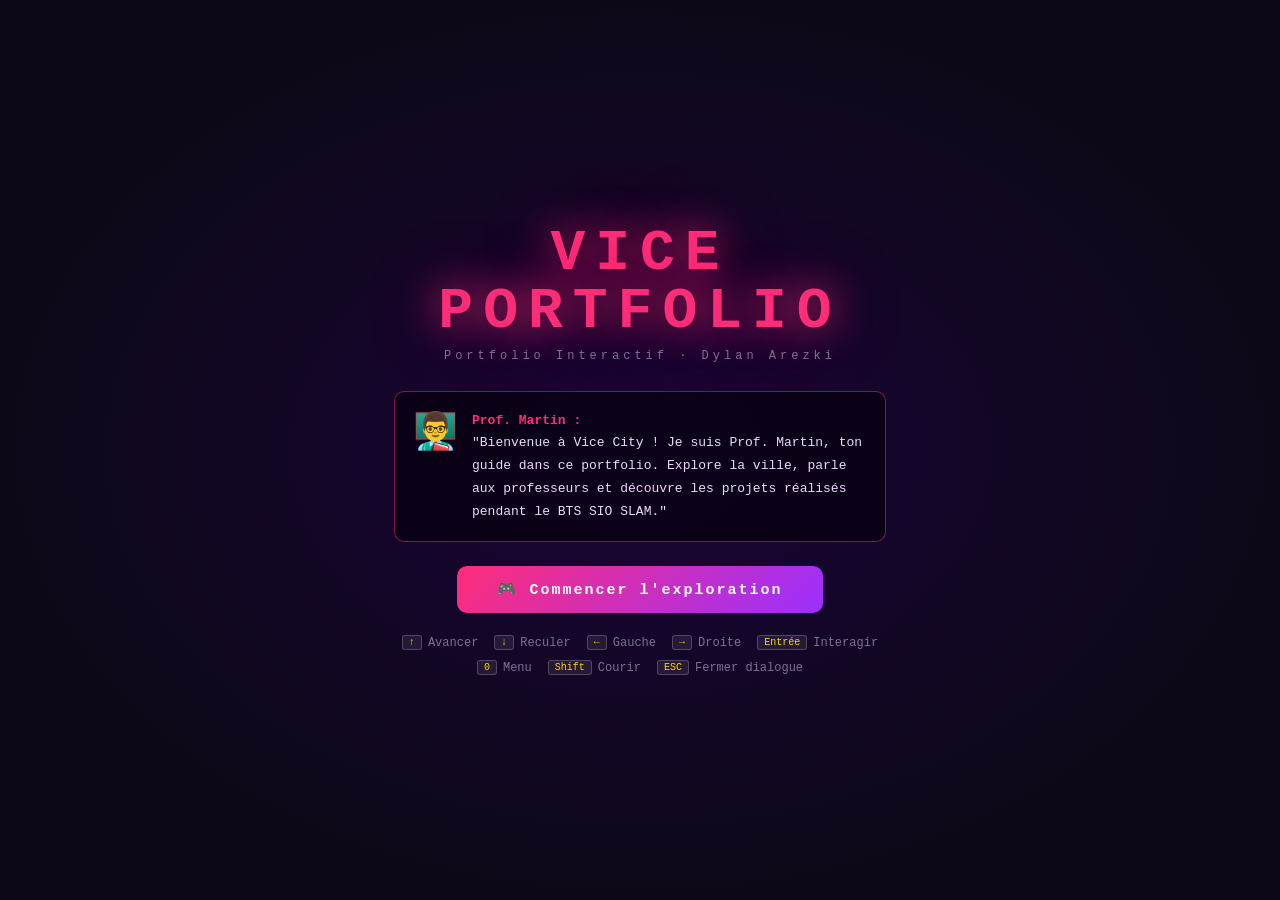
<file: index.html>
<!DOCTYPE html>
<html lang="fr">
<head>
    <meta charset="UTF-8">
    <meta name="viewport" content="width=device-width, initial-scale=1.0">
    <title>Vice Portfolio — Dylan Arezki</title>
    <link rel="stylesheet" href="style.css">
</head>
<body>

<div id="ui">

    <!-- HUD -->
    <div id="hud">
        <div id="hud-left">
            <div class="hud-name">DYLAN AREZKI</div>
            <div class="hud-role">BTS SIO · SLAM</div>
        </div>
        <div id="hud-center">
            <div id="zone-label"></div>
        </div>
        <div id="hud-right">
            <span class="ctrl"><kbd>↑↓←→</kbd> Déplacer</span>
            <span class="ctrl"><kbd>Entrée</kbd> Interagir &nbsp;<kbd>0</kbd> Menu</span>
        </div>
    </div>

    <!-- Minimap -->
    <div id="minimap">
        <canvas id="mm-canvas" width="200" height="200"></canvas>
        <div id="mm-label">VICE PORTFOLIO</div>
    </div>

    <!-- Prompt d'interaction -->
    <div id="interact-prompt" class="hidden">
        <span class="key-badge">Entrée</span> Interagir
    </div>

    <!-- Fenêtre de dialogue -->
    <div id="dialog-box" class="hidden">
        <div id="dlg-header">
            <div id="dlg-speaker-area">
                <span id="dlg-portrait"></span>
                <span id="dlg-speaker"></span>
            </div>
            <button id="dlg-close">✕</button>
        </div>
        <div id="dlg-title"></div>
        <div id="dlg-content"></div>
        <div id="dlg-nav" class="hidden">
            <button id="prev-btn">◀ Précédent</button>
            <span id="page-ind"></span>
            <button id="next-btn">Suivant ▶</button>
        </div>
        <div id="dlg-hint">[ Entrée ] Continuer &nbsp;&nbsp; [ ESC ] Fermer</div>
    </div>

    <!-- Terminal Projo Java -->
    <div id="terminal-modal" class="hidden">
        <div id="terminal-window">
            <div id="terminal-titlebar">
                <span id="terminal-dots">
                    <span class="tdot tdot-r"></span>
                    <span class="tdot tdot-y"></span>
                    <span class="tdot tdot-g"></span>
                </span>
                <span id="terminal-title">Terminal — Vice Portfolio</span>
                <button id="terminal-close" onclick="closeTerminal()">✕</button>
            </div>
            <div id="terminal-body"></div>
            <div id="java-display" class="hidden"></div>
            <div id="terminal-footer">
                <span class="term-cursor">█</span>
                <span style="margin-left:12px;color:#555">[ ESC ] Fermer le terminal</span>
            </div>
        </div>
    </div>

    <!-- Menu principal (touche 0) -->
    <div id="main-menu" class="hidden">
        <div class="menu-logo">VICE<br>PORTFOLIO</div>
        <div class="menu-by">Dylan Arezki — BTS SIO SLAM</div>
        <div id="menu-stats">
            <div class="stat"><span class="sn">7</span><span class="sl">Projets</span></div>
            <div class="stat"><span class="sn">5</span><span class="sl">Professeurs</span></div>
            <div class="stat"><span class="sn">6+</span><span class="sl">Technologies</span></div>
        </div>
        <div class="menu-skills">
            <span class="sk">HTML5</span><span class="sk">CSS3</span>
            <span class="sk">JavaScript</span><span class="sk">PHP</span>
            <span class="sk">MySQL</span><span class="sk">Java</span>
        </div>
        <button id="menu-close">🎮 Retour au jeu</button>
    </div>

    <!-- Écran d'introduction -->
    <div id="intro-screen">
        <div id="intro-box">
            <div class="intro-logo">VICE<br>PORTFOLIO</div>
            <div class="intro-subtitle">Portfolio Interactif · Dylan Arezki</div>
            <div id="intro-dlg">
                <span class="intro-portrait">👨‍🏫</span>
                <div class="intro-txt">
                    <span class="intro-spkr">Prof. Martin :</span><br>
                    "Bienvenue à Vice City ! Je suis Prof. Martin, ton guide dans ce portfolio.
                    Explore la ville, parle aux professeurs et découvre les projets réalisés
                    pendant le BTS SIO SLAM."
                </div>
            </div>
            <button id="start-btn">🎮 Commencer l'exploration</button>
            <div class="ctrl-grid">
                <div class="cg"><kbd>↑</kbd> Avancer</div>
                <div class="cg"><kbd>↓</kbd> Reculer</div>
                <div class="cg"><kbd>←</kbd> Gauche</div>
                <div class="cg"><kbd>→</kbd> Droite</div>
                <div class="cg"><kbd>Entrée</kbd> Interagir</div>
                <div class="cg"><kbd>0</kbd> Menu</div>
                <div class="cg"><kbd>Shift</kbd> Courir</div>
                <div class="cg"><kbd>ESC</kbd> Fermer dialogue</div>
            </div>
        </div>
    </div>

</div><!-- fin #ui -->

<canvas id="game-canvas"></canvas>

<script src="https://cjrtnc.leaningtech.com/4.2/cj.js"></script>
<script src="data.js"></script>
<script src="java-app.js"></script>
<script src="app-location.js"></script>
<script src="app-resa.js"></script>
<script src="app-zoo.js"></script>
<script src="game.js"></script>
</body>
</html>
</file>
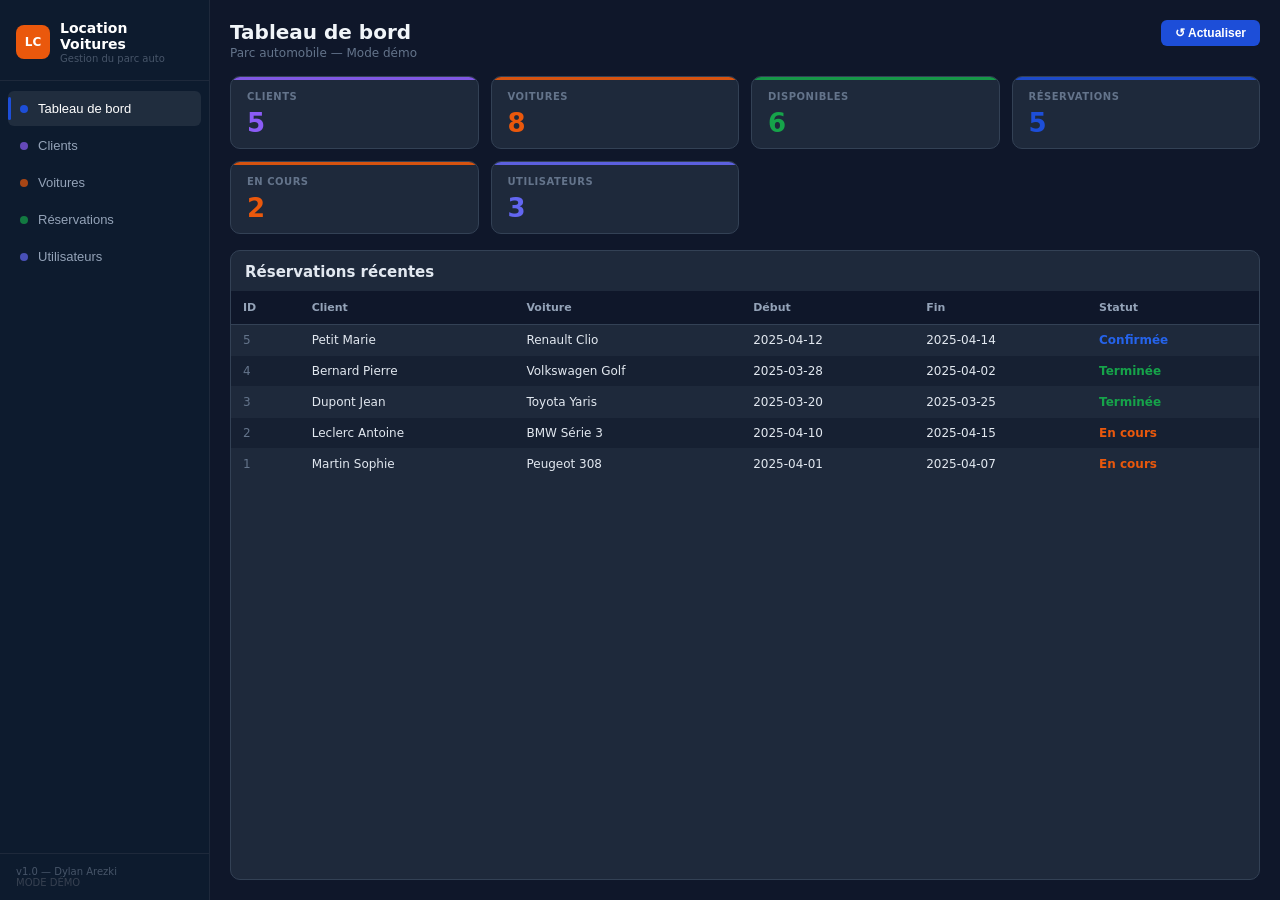
<file: location-voitures.html>
<!DOCTYPE html>
<html lang="fr">
<head>
    <meta charset="UTF-8">
    <meta name="viewport" content="width=device-width, initial-scale=1.0">
    <title>Location de Voitures — Dylan Arezki</title>
    <link rel="stylesheet" href="style.css">
    <style>
        * { margin: 0; padding: 0; box-sizing: border-box; }
        body { background: #0f172a; height: 100vh; overflow: hidden; }
        #app-root { width: 100vw; height: 100vh; }
        #app-root > .japp { height: 100vh; }
    </style>
</head>
<body>
    <div id="app-root"></div>
    <script src="app-location.js"></script>
    <script>
        document.getElementById('app-root').innerHTML = buildLocationApp();
    </script>
</body>
</html>
</file>
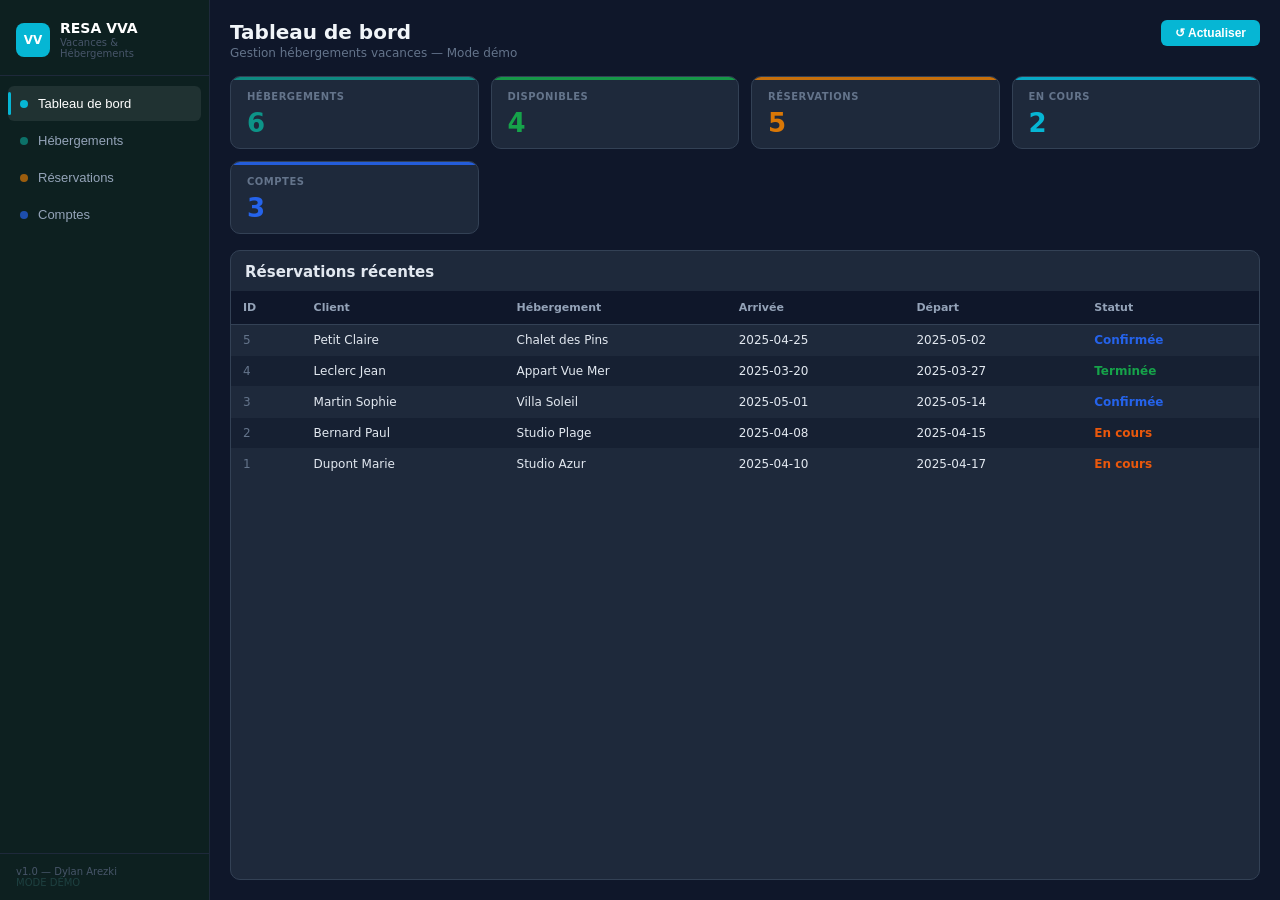
<file: resa-vva.html>
<!DOCTYPE html>
<html lang="fr">
<head>
    <meta charset="UTF-8">
    <meta name="viewport" content="width=device-width, initial-scale=1.0">
    <title>RESA VVA — Dylan Arezki</title>
    <link rel="stylesheet" href="style.css">
    <style>
        * { margin: 0; padding: 0; box-sizing: border-box; }
        body { background: #0a1a1a; height: 100vh; overflow: hidden; }
        #app-root { width: 100vw; height: 100vh; }
        #app-root > .japp { height: 100vh; }
    </style>
</head>
<body>
    <div id="app-root"></div>
    <script src="app-resa.js"></script>
    <script>
        document.getElementById('app-root').innerHTML = buildResaApp();
    </script>
</body>
</html>
</file>
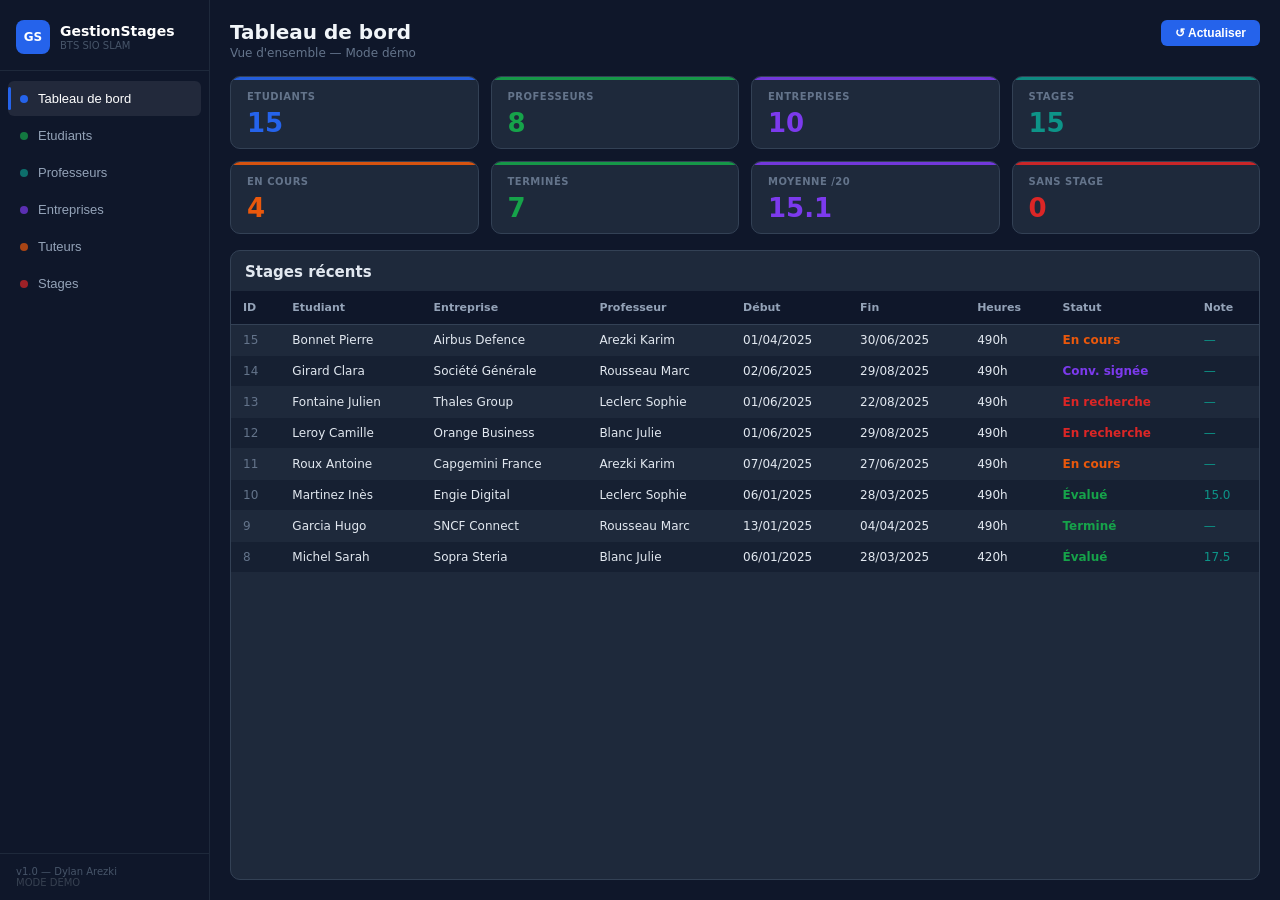
<file: test-java.html>
<!DOCTYPE html>
<html lang="fr">
<head>
<meta charset="UTF-8">
<title>Test Java App</title>
<link rel="stylesheet" href="style.css">
<style>
body { margin: 0; background: #000; }
#wrap { width: 100vw; height: 100vh; display: flex; flex-direction: column; overflow: hidden; }
</style>
</head>
<body>
<div id="wrap">
  <div id="java-display" style="flex:1;overflow:hidden;background:#000;"></div>
</div>
<script src="data.js"></script>
<script src="java-app.js"></script>
<script>
  document.getElementById('java-display').innerHTML = buildJavaApp();
</script>
</body>
</html>
</file>
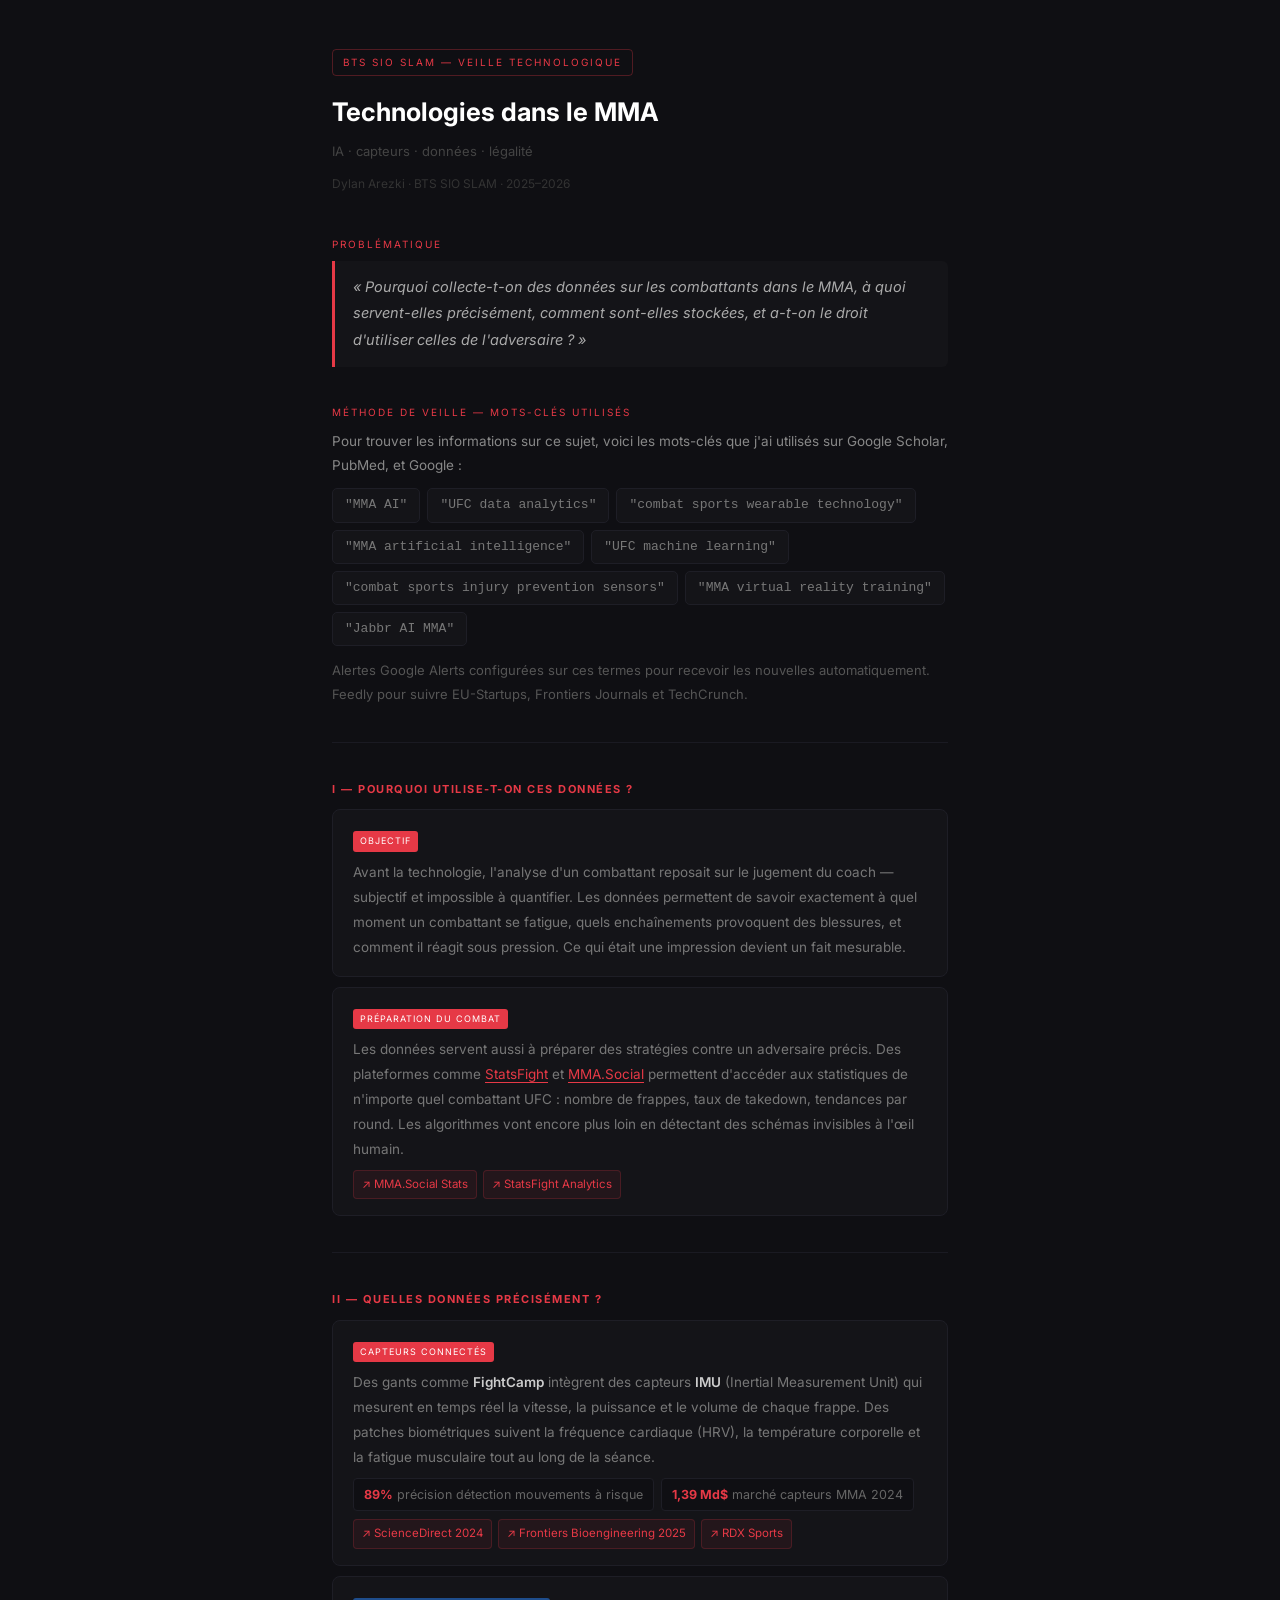
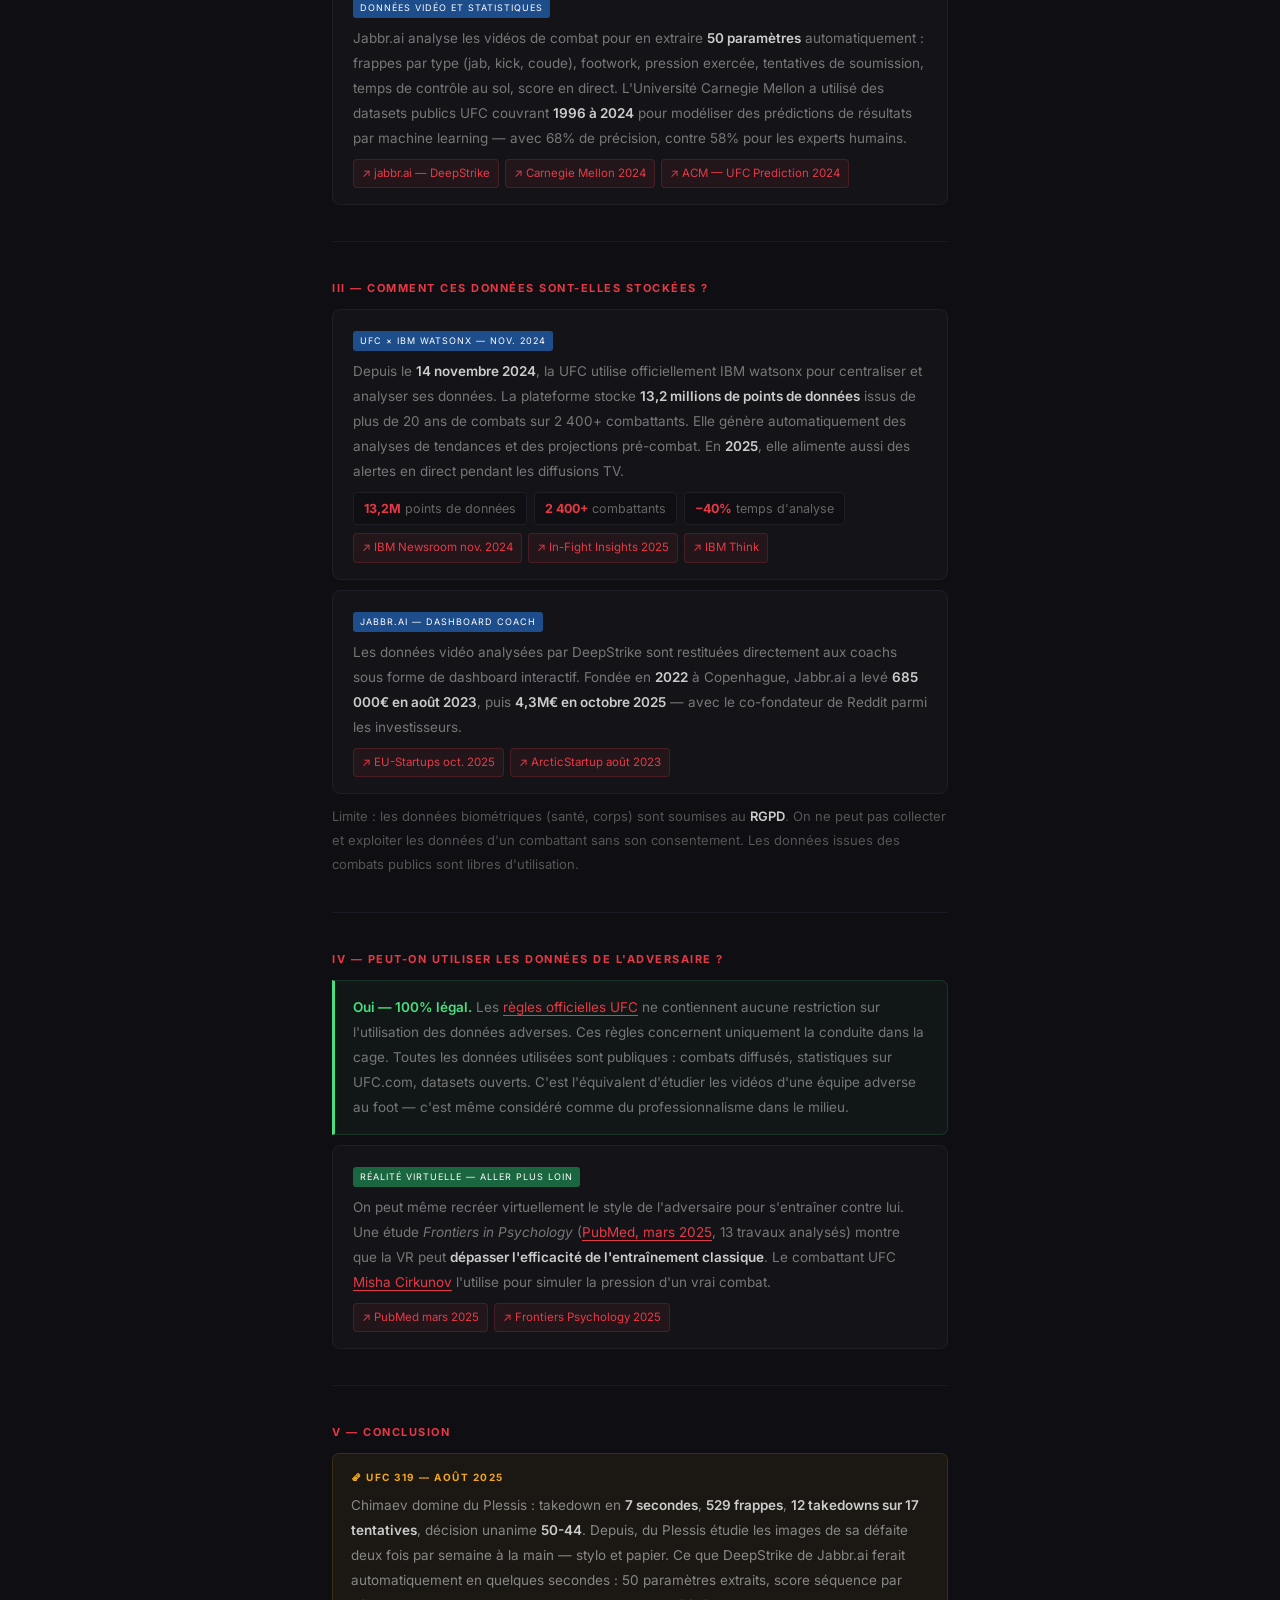
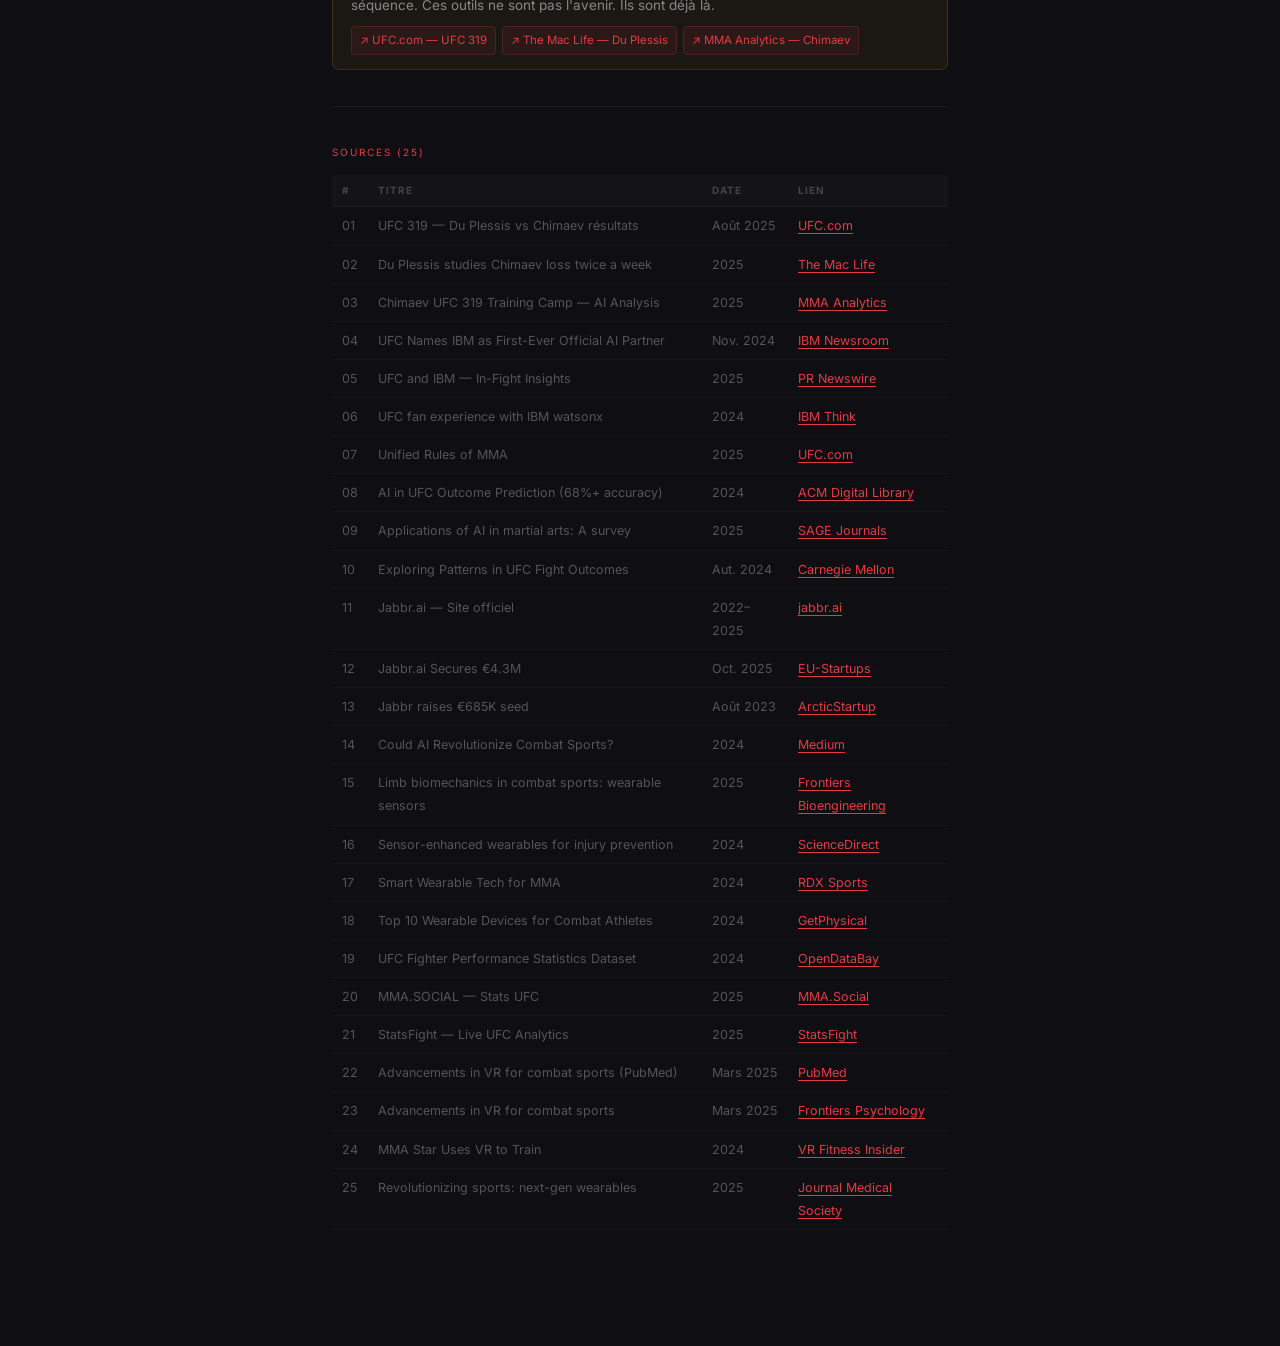
<file: veille_mma.html>
<!DOCTYPE html>
<html lang="fr">
<head>
  <meta charset="UTF-8">
  <meta name="viewport" content="width=device-width, initial-scale=1.0">
  <title>Veille Technologique — MMA</title>
  <style>
    @import url('https://fonts.googleapis.com/css2?family=Inter:wght@400;500;600;700&display=swap');
    * { margin: 0; padding: 0; box-sizing: border-box; }
    body {
      background: #0f0f13;
      color: #999;
      font-family: 'Inter', sans-serif;
      font-size: 14.5px;
      line-height: 1.85;
      max-width: 660px;
      margin: 0 auto;
      padding: 48px 22px 80px;
    }
    a { color: #e63946; text-decoration: underline; text-underline-offset: 3px; }
    a:hover { color: #ff6b75; }
    strong { color: #ccc; font-weight: 600; }
    hr { border: none; border-top: 1px solid #1a1a22; margin: 36px 0; }
    p { margin-bottom: 10px; font-size: 14px; color: #888; }
    p:last-child { margin-bottom: 0; }

    .chip { font-size: 10px; letter-spacing: 2px; text-transform: uppercase; color: #e63946; border: 1px solid rgba(230,57,70,0.3); padding: 3px 10px; border-radius: 4px; display: inline-block; margin-bottom: 12px; }
    h1 { font-size: 1.6rem; font-weight: 700; color: #fff; margin-bottom: 4px; }
    .meta { font-size: 12px; color: #333; margin-top: 6px; margin-bottom: 40px; }

    .label { font-size: 10px; letter-spacing: 2px; text-transform: uppercase; color: #e63946; display: block; margin-bottom: 7px; }
    .section { margin-bottom: 36px; }

    /* PROBLO */
    .problo { border-left: 3px solid #e63946; padding: 13px 18px; background: #141418; border-radius: 0 6px 6px 0; font-style: italic; color: #aaa; font-size: 14.5px; }

    /* MOTS-CLÉS */
    .kw-list { display: flex; flex-wrap: wrap; gap: 7px; margin-top: 10px; }
    .kw { background: #141418; border: 1px solid #1e1e26; border-radius: 5px; padding: 4px 12px; font-size: 13px; color: #777; font-family: monospace; }

    /* ÉTAPE */
    .step { margin-bottom: 0; }
    .step-title { font-size: 11px; font-weight: 700; letter-spacing: 1.5px; text-transform: uppercase; color: #e63946; margin-bottom: 10px; display: block; }

    /* BLOC */
    .bloc { background: #141418; border: 1px solid #1e1e26; border-radius: 8px; padding: 16px 20px; margin-bottom: 10px; }
    .bloc .tag { font-size: 9px; letter-spacing: 1px; text-transform: uppercase; background: #e63946; color: #fff; padding: 2px 7px; border-radius: 3px; display: inline-block; margin-bottom: 8px; }
    .bloc .tag.blue { background: #1e4d8c; }
    .bloc .tag.green { background: #1a6640; }
    .bloc p { font-size: 13.5px; color: #777; margin: 0; }

    /* STAT INLINE */
    .stats { display: flex; flex-wrap: wrap; gap: 7px; margin: 8px 0 0; }
    .stat { background: #0f0f13; border: 1px solid #1e1e26; border-radius: 4px; padding: 4px 10px; font-size: 12.5px; color: #666; }
    .stat b { color: #e63946; }

    /* LIENS */
    .liens { display: flex; flex-wrap: wrap; gap: 6px; margin-top: 8px; }
    .liens a { font-size: 11.5px; color: #e63946; background: rgba(230,57,70,0.07); border: 1px solid rgba(230,57,70,0.2); padding: 3px 8px; border-radius: 4px; text-decoration: none; }
    .liens a:hover { background: rgba(230,57,70,0.14); }
    .liens a::before { content: '↗ '; }

    /* LEGAL */
    .legal { background: rgba(74,222,128,0.04); border: 1px solid rgba(74,222,128,0.15); border-left: 3px solid #4ade80; border-radius: 0 7px 7px 0; padding: 14px 18px; margin-bottom: 10px; }
    .legal p { font-size: 13.5px; color: #777; margin: 0; }

    /* ACTU */
    .actu { background: rgba(244,168,23,0.05); border: 1px solid rgba(244,168,23,0.15); border-radius: 7px; padding: 14px 18px; }
    .actu b { color: #f4a817; font-size: 10px; letter-spacing: 1.5px; text-transform: uppercase; display: block; margin-bottom: 7px; }
    .actu p { font-size: 13.5px; color: #888; margin: 0; }

    /* TABLE */
    table { width: 100%; border-collapse: collapse; font-size: 12.5px; margin-top: 12px; }
    th { background: #141418; padding: 7px 10px; text-align: left; font-size: 10px; letter-spacing: 1px; text-transform: uppercase; color: #444; border-bottom: 1px solid #1e1e26; }
    td { padding: 7px 10px; border-bottom: 1px solid #161620; color: #555; vertical-align: top; }
    td a { color: #e63946; }

    /* SEPARATEUR D'ÉTAPE */
    .step-sep { border: none; border-top: 1px dashed #1e1e26; margin: 20px 0; }
  </style>
</head>
<body>

  <div class="chip">BTS SIO SLAM — Veille Technologique</div>
  <h1>Technologies dans le MMA</h1>
  <p style="color:#444;font-size:13px">IA · capteurs · données · légalité</p>
  <p class="meta">Dylan Arezki · BTS SIO SLAM · 2025–2026</p>

  <!-- PROBLÉMATIQUE -->
  <div class="section">
    <span class="label">Problématique</span>
    <div class="problo">« Pourquoi collecte-t-on des données sur les combattants dans le MMA, à quoi servent-elles précisément, comment sont-elles stockées, et a-t-on le droit d'utiliser celles de l'adversaire ? »</div>
  </div>

  <!-- MÉTHODE -->
  <div class="section">
    <span class="label">Méthode de veille — mots-clés utilisés</span>
    <p style="font-size:13.5px">Pour trouver les informations sur ce sujet, voici les mots-clés que j'ai utilisés sur Google Scholar, PubMed, et Google :</p>
    <div class="kw-list">
      <span class="kw">"MMA AI"</span>
      <span class="kw">"UFC data analytics"</span>
      <span class="kw">"combat sports wearable technology"</span>
      <span class="kw">"MMA artificial intelligence"</span>
      <span class="kw">"UFC machine learning"</span>
      <span class="kw">"combat sports injury prevention sensors"</span>
      <span class="kw">"MMA virtual reality training"</span>
      <span class="kw">"Jabbr AI MMA"</span>
    </div>
    <p style="margin-top:12px;font-size:13px;color:#555">Alertes Google Alerts configurées sur ces termes pour recevoir les nouvelles automatiquement. Feedly pour suivre EU-Startups, Frontiers Journals et TechCrunch.</p>
  </div>

  <hr>

  <!-- ÉTAPE 1 -->
  <div class="section">
    <span class="step-title">I — Pourquoi utilise-t-on ces données ?</span>

    <div class="bloc">
      <span class="tag">Objectif</span>
      <p>Avant la technologie, l'analyse d'un combattant reposait sur le jugement du coach — subjectif et impossible à quantifier. Les données permettent de savoir exactement à quel moment un combattant se fatigue, quels enchaînements provoquent des blessures, et comment il réagit sous pression. Ce qui était une impression devient un fait mesurable.</p>
    </div>

    <div class="bloc">
      <span class="tag">Préparation du combat</span>
      <p>Les données servent aussi à préparer des stratégies contre un adversaire précis. Des plateformes comme <a href="https://statsfight.com/analytics/" target="_blank">StatsFight</a> et <a href="https://mma.social/stats/" target="_blank">MMA.Social</a> permettent d'accéder aux statistiques de n'importe quel combattant UFC : nombre de frappes, taux de takedown, tendances par round. Les algorithmes vont encore plus loin en détectant des schémas invisibles à l'œil humain.</p>
      <div class="liens">
        <a href="https://mma.social/stats/" target="_blank">MMA.Social Stats</a>
        <a href="https://statsfight.com/analytics/" target="_blank">StatsFight Analytics</a>
      </div>
    </div>
  </div>

  <hr>

  <!-- ÉTAPE 2 -->
  <div class="section">
    <span class="step-title">II — Quelles données précisément ?</span>

    <div class="bloc">
      <span class="tag">Capteurs connectés</span>
      <p>Des gants comme <strong>FightCamp</strong> intègrent des capteurs <strong>IMU</strong> (Inertial Measurement Unit) qui mesurent en temps réel la vitesse, la puissance et le volume de chaque frappe. Des patches biométriques suivent la fréquence cardiaque (HRV), la température corporelle et la fatigue musculaire tout au long de la séance.</p>
      <div class="stats">
        <div class="stat"><b>89%</b> précision détection mouvements à risque</div>
        <div class="stat"><b>1,39 Md$</b> marché capteurs MMA 2024</div>
      </div>
      <div class="liens">
        <a href="https://www.sciencedirect.com/science/article/pii/S2665917424000308" target="_blank">ScienceDirect 2024</a>
        <a href="https://www.frontiersin.org/journals/bioengineering-and-biotechnology/articles/10.3389/fbioe.2025.1663592/full" target="_blank">Frontiers Bioengineering 2025</a>
        <a href="https://wholesale.rdxsports.com/blog/stay-ahead-of-the-curve-smart-wearable-tech-for-the-modern-mma-retailer/" target="_blank">RDX Sports</a>
      </div>
    </div>

    <div class="bloc">
      <span class="tag blue">Données vidéo et statistiques</span>
      <p>Jabbr.ai analyse les vidéos de combat pour en extraire <strong>50 paramètres</strong> automatiquement : frappes par type (jab, kick, coude), footwork, pression exercée, tentatives de soumission, temps de contrôle au sol, score en direct. L'Université Carnegie Mellon a utilisé des datasets publics UFC couvrant <strong>1996 à 2024</strong> pour modéliser des prédictions de résultats par machine learning — avec 68% de précision, contre 58% pour les experts humains.</p>
      <div class="liens">
        <a href="https://jabbr.ai/" target="_blank">jabbr.ai — DeepStrike</a>
        <a href="https://www.stat.cmu.edu/capstoneresearch/fall2024/315files_f24/team11.html" target="_blank">Carnegie Mellon 2024</a>
        <a href="https://dl.acm.org/doi/fullHtml/10.1145/3696952.3696966" target="_blank">ACM — UFC Prediction 2024</a>
      </div>
    </div>
  </div>

  <hr>

  <!-- ÉTAPE 3 -->
  <div class="section">
    <span class="step-title">III — Comment ces données sont-elles stockées ?</span>

    <div class="bloc">
      <span class="tag blue">UFC × IBM watsonx — Nov. 2024</span>
      <p>Depuis le <strong>14 novembre 2024</strong>, la UFC utilise officiellement IBM watsonx pour centraliser et analyser ses données. La plateforme stocke <strong>13,2 millions de points de données</strong> issus de plus de 20 ans de combats sur 2 400+ combattants. Elle génère automatiquement des analyses de tendances et des projections pré-combat. En <strong>2025</strong>, elle alimente aussi des alertes en direct pendant les diffusions TV.</p>
      <div class="stats">
        <div class="stat"><b>13,2M</b> points de données</div>
        <div class="stat"><b>2 400+</b> combattants</div>
        <div class="stat"><b>−40%</b> temps d'analyse</div>
      </div>
      <div class="liens">
        <a href="https://newsroom.ibm.com/2024-11-14-ufc-names-ibm-as-first-ever-official-ai-partner" target="_blank">IBM Newsroom nov. 2024</a>
        <a href="https://www.prnewswire.com/news-releases/unanimous-decision-ufc-and-ibm-introduce-new-ai-driven-in-fight-insights-302615958.html" target="_blank">In-Fight Insights 2025</a>
        <a href="https://www.ibm.com/think/news/ufc-fan-experience-watsonx-ai" target="_blank">IBM Think</a>
      </div>
    </div>

    <div class="bloc">
      <span class="tag blue">Jabbr.ai — Dashboard coach</span>
      <p>Les données vidéo analysées par DeepStrike sont restituées directement aux coachs sous forme de dashboard interactif. Fondée en <strong>2022</strong> à Copenhague, Jabbr.ai a levé <strong>685 000€ en août 2023</strong>, puis <strong>4,3M€ en octobre 2025</strong> — avec le co-fondateur de Reddit parmi les investisseurs.</p>
      <div class="liens">
        <a href="https://www.eu-startups.com/2025/10/backed-by-reddit-and-and-lyft-founders-danish-startup-jabbr-ai-raises-e4-3-million-to-bring-transparency-to-combat-sports/" target="_blank">EU-Startups oct. 2025</a>
        <a href="https://arcticstartup.com/jabbr-raises-e685k/" target="_blank">ArcticStartup août 2023</a>
      </div>
    </div>

    <p style="font-size:13px;color:#555">Limite : les données biométriques (santé, corps) sont soumises au <strong>RGPD</strong>. On ne peut pas collecter et exploiter les données d'un combattant sans son consentement. Les données issues des combats publics sont libres d'utilisation.</p>
  </div>

  <hr>

  <!-- ÉTAPE 4 -->
  <div class="section">
    <span class="step-title">IV — Peut-on utiliser les données de l'adversaire ?</span>

    <div class="legal">
      <p><strong style="color:#4ade80">Oui — 100% légal.</strong> Les <a href="https://www.ufc.com/unified-rules-mixed-martial-arts" target="_blank">règles officielles UFC</a> ne contiennent aucune restriction sur l'utilisation des données adverses. Ces règles concernent uniquement la conduite dans la cage. Toutes les données utilisées sont publiques : combats diffusés, statistiques sur UFC.com, datasets ouverts. C'est l'équivalent d'étudier les vidéos d'une équipe adverse au foot — c'est même considéré comme du professionnalisme dans le milieu.</p>
    </div>

    <div class="bloc">
      <span class="tag green">Réalité virtuelle — aller plus loin</span>
      <p>On peut même recréer virtuellement le style de l'adversaire pour s'entraîner contre lui. Une étude <em>Frontiers in Psychology</em> (<a href="https://pubmed.ncbi.nlm.nih.gov/40110089/" target="_blank">PubMed, mars 2025</a>, 13 travaux analysés) montre que la VR peut <strong>dépasser l'efficacité de l'entraînement classique</strong>. Le combattant UFC <a href="https://www.vrfitnessinsider.com/mma-star-uses-vr-to-train-for-real-fights/" target="_blank">Misha Cirkunov</a> l'utilise pour simuler la pression d'un vrai combat.</p>
      <div class="liens">
        <a href="https://pubmed.ncbi.nlm.nih.gov/40110089/" target="_blank">PubMed mars 2025</a>
        <a href="https://www.frontiersin.org/journals/psychology/articles/10.3389/fpsyg.2025.1563212/full" target="_blank">Frontiers Psychology 2025</a>
      </div>
    </div>
  </div>

  <hr>

  <!-- CONCLUSION -->
  <div class="section">
    <span class="step-title">V — Conclusion</span>

    <div class="actu">
      <b>🗞 UFC 319 — Août 2025</b>
      <p>Chimaev domine du Plessis : takedown en <strong>7 secondes</strong>, <strong>529 frappes</strong>, <strong>12 takedowns sur 17 tentatives</strong>, décision unanime <strong>50-44</strong>. Depuis, du Plessis étudie les images de sa défaite deux fois par semaine à la main — stylo et papier. Ce que DeepStrike de Jabbr.ai ferait automatiquement en quelques secondes : 50 paramètres extraits, score séquence par séquence. Ces outils ne sont pas l'avenir. Ils sont déjà là.</p>
      <div class="liens" style="margin-top:8px">
        <a href="https://www.ufc.com/news/main-card-results-highlights-winner-interviews-ufc-319-du-plessis-vs-chimaev-chicago" target="_blank">UFC.com — UFC 319</a>
        <a href="https://themaclife.com/sports/mma/former-champ-studies-chimaev-loss-twice-a-week-as-he-plots-return/" target="_blank">The Mac Life — Du Plessis</a>
        <a href="https://mmamodel.ai/mma/khamzat-chimaev-ufc-319-training-camp/" target="_blank">MMA Analytics — Chimaev</a>
      </div>
    </div>
  </div>

  <hr>

  <!-- SOURCES -->
  <div class="section">
    <span class="label">Sources (25)</span>
    <table>
      <thead><tr><th>#</th><th>Titre</th><th>Date</th><th>Lien</th></tr></thead>
      <tbody>
        <tr><td>01</td><td>UFC 319 — Du Plessis vs Chimaev résultats</td><td>Août 2025</td><td><a href="https://www.ufc.com/news/main-card-results-highlights-winner-interviews-ufc-319-du-plessis-vs-chimaev-chicago" target="_blank">UFC.com</a></td></tr>
        <tr><td>02</td><td>Du Plessis studies Chimaev loss twice a week</td><td>2025</td><td><a href="https://themaclife.com/sports/mma/former-champ-studies-chimaev-loss-twice-a-week-as-he-plots-return/" target="_blank">The Mac Life</a></td></tr>
        <tr><td>03</td><td>Chimaev UFC 319 Training Camp — AI Analysis</td><td>2025</td><td><a href="https://mmamodel.ai/mma/khamzat-chimaev-ufc-319-training-camp/" target="_blank">MMA Analytics</a></td></tr>
        <tr><td>04</td><td>UFC Names IBM as First-Ever Official AI Partner</td><td>Nov. 2024</td><td><a href="https://newsroom.ibm.com/2024-11-14-ufc-names-ibm-as-first-ever-official-ai-partner" target="_blank">IBM Newsroom</a></td></tr>
        <tr><td>05</td><td>UFC and IBM — In-Fight Insights</td><td>2025</td><td><a href="https://www.prnewswire.com/news-releases/unanimous-decision-ufc-and-ibm-introduce-new-ai-driven-in-fight-insights-302615958.html" target="_blank">PR Newswire</a></td></tr>
        <tr><td>06</td><td>UFC fan experience with IBM watsonx</td><td>2024</td><td><a href="https://www.ibm.com/think/news/ufc-fan-experience-watsonx-ai" target="_blank">IBM Think</a></td></tr>
        <tr><td>07</td><td>Unified Rules of MMA</td><td>2025</td><td><a href="https://www.ufc.com/unified-rules-mixed-martial-arts" target="_blank">UFC.com</a></td></tr>
        <tr><td>08</td><td>AI in UFC Outcome Prediction (68%+ accuracy)</td><td>2024</td><td><a href="https://dl.acm.org/doi/fullHtml/10.1145/3696952.3696966" target="_blank">ACM Digital Library</a></td></tr>
        <tr><td>09</td><td>Applications of AI in martial arts: A survey</td><td>2025</td><td><a href="https://journals.sagepub.com/doi/abs/10.1177/17543371241273827" target="_blank">SAGE Journals</a></td></tr>
        <tr><td>10</td><td>Exploring Patterns in UFC Fight Outcomes</td><td>Aut. 2024</td><td><a href="https://www.stat.cmu.edu/capstoneresearch/fall2024/315files_f24/team11.html" target="_blank">Carnegie Mellon</a></td></tr>
        <tr><td>11</td><td>Jabbr.ai — Site officiel</td><td>2022–2025</td><td><a href="https://jabbr.ai/" target="_blank">jabbr.ai</a></td></tr>
        <tr><td>12</td><td>Jabbr.ai Secures €4.3M</td><td>Oct. 2025</td><td><a href="https://www.eu-startups.com/2025/10/backed-by-reddit-and-and-lyft-founders-danish-startup-jabbr-ai-raises-e4-3-million-to-bring-transparency-to-combat-sports/" target="_blank">EU-Startups</a></td></tr>
        <tr><td>13</td><td>Jabbr raises €685K seed</td><td>Août 2023</td><td><a href="https://arcticstartup.com/jabbr-raises-e685k/" target="_blank">ArcticStartup</a></td></tr>
        <tr><td>14</td><td>Could AI Revolutionize Combat Sports?</td><td>2024</td><td><a href="https://medium.com/aimonks/could-ai-revolutionize-combat-sports-exploring-jabbr-ai-ec003fd48e24" target="_blank">Medium</a></td></tr>
        <tr><td>15</td><td>Limb biomechanics in combat sports: wearable sensors</td><td>2025</td><td><a href="https://www.frontiersin.org/journals/bioengineering-and-biotechnology/articles/10.3389/fbioe.2025.1663592/full" target="_blank">Frontiers Bioengineering</a></td></tr>
        <tr><td>16</td><td>Sensor-enhanced wearables for injury prevention</td><td>2024</td><td><a href="https://www.sciencedirect.com/science/article/pii/S2665917424000308" target="_blank">ScienceDirect</a></td></tr>
        <tr><td>17</td><td>Smart Wearable Tech for MMA</td><td>2024</td><td><a href="https://wholesale.rdxsports.com/blog/stay-ahead-of-the-curve-smart-wearable-tech-for-the-modern-mma-retailer/" target="_blank">RDX Sports</a></td></tr>
        <tr><td>18</td><td>Top 10 Wearable Devices for Combat Athletes</td><td>2024</td><td><a href="https://www.getphysical.com/blog/top-10-wearable-devices-combat-athletes" target="_blank">GetPhysical</a></td></tr>
        <tr><td>19</td><td>UFC Fighter Performance Statistics Dataset</td><td>2024</td><td><a href="https://www.opendatabay.com/data/dataset/70d37602-bed4-4350-a2ea-775f886bda1d" target="_blank">OpenDataBay</a></td></tr>
        <tr><td>20</td><td>MMA.SOCIAL — Stats UFC</td><td>2025</td><td><a href="https://mma.social/stats/" target="_blank">MMA.Social</a></td></tr>
        <tr><td>21</td><td>StatsFight — Live UFC Analytics</td><td>2025</td><td><a href="https://statsfight.com/analytics/" target="_blank">StatsFight</a></td></tr>
        <tr><td>22</td><td>Advancements in VR for combat sports (PubMed)</td><td>Mars 2025</td><td><a href="https://pubmed.ncbi.nlm.nih.gov/40110089/" target="_blank">PubMed</a></td></tr>
        <tr><td>23</td><td>Advancements in VR for combat sports</td><td>Mars 2025</td><td><a href="https://www.frontiersin.org/journals/psychology/articles/10.3389/fpsyg.2025.1563212/full" target="_blank">Frontiers Psychology</a></td></tr>
        <tr><td>24</td><td>MMA Star Uses VR to Train</td><td>2024</td><td><a href="https://www.vrfitnessinsider.com/mma-star-uses-vr-to-train-for-real-fights/" target="_blank">VR Fitness Insider</a></td></tr>
        <tr><td>25</td><td>Revolutionizing sports: next-gen wearables</td><td>2025</td><td><a href="https://journals.lww.com/jmso/fulltext/2025/01000/revolutionizing_sports__the_impact_of.3.aspx" target="_blank">Journal Medical Society</a></td></tr>
      </tbody>
    </table>
  </div>

</body>
</html>
</file>
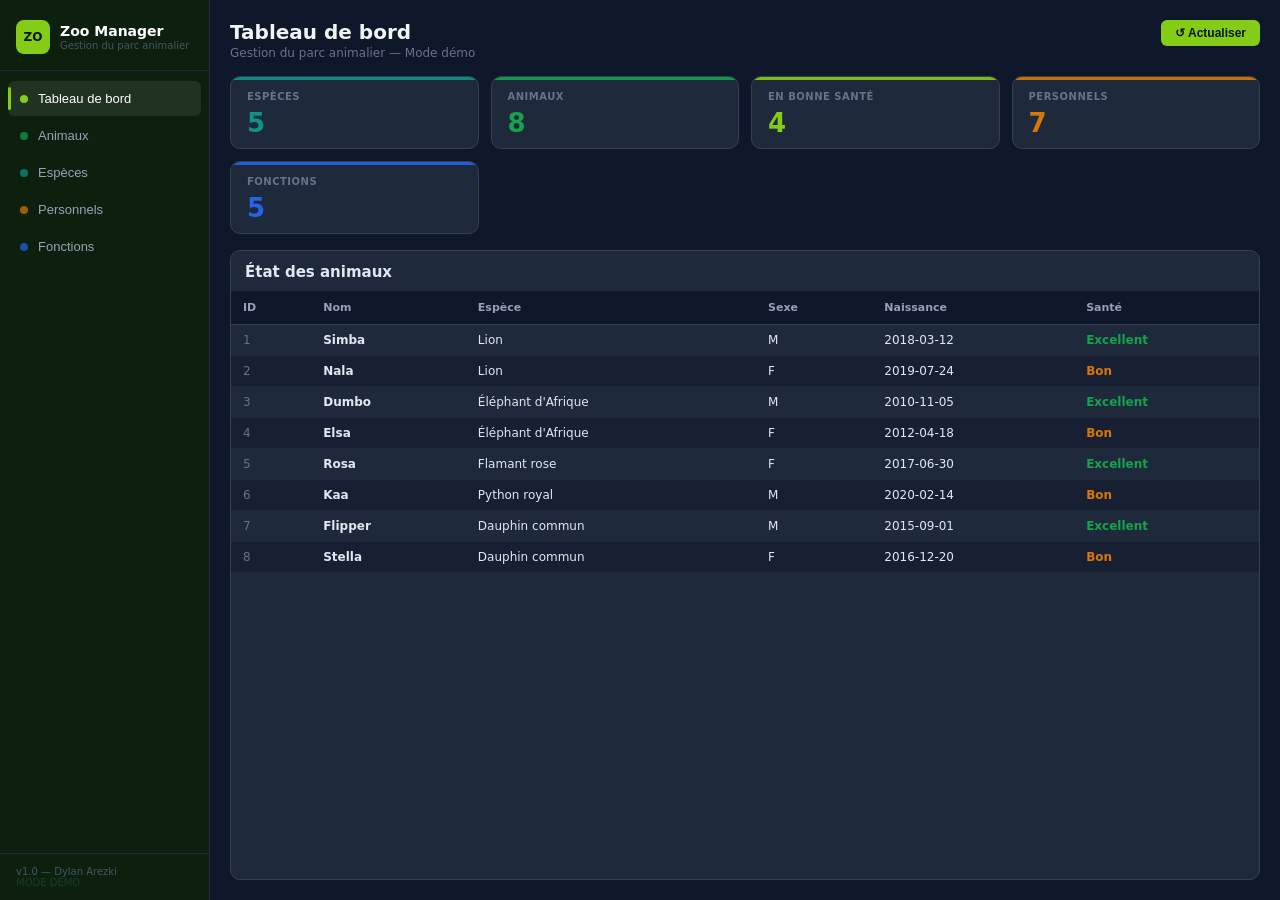
<file: zoo-manager.html>
<!DOCTYPE html>
<html lang="fr">
<head>
    <meta charset="UTF-8">
    <meta name="viewport" content="width=device-width, initial-scale=1.0">
    <title>Zoo Manager — Dylan Arezki</title>
    <link rel="stylesheet" href="style.css">
    <style>
        * { margin: 0; padding: 0; box-sizing: border-box; }
        body { background: #0a160a; height: 100vh; overflow: hidden; }
        #app-root { width: 100vw; height: 100vh; }
        #app-root > .japp { height: 100vh; }
    </style>
</head>
<body>
    <div id="app-root"></div>
    <script src="app-zoo.js"></script>
    <script>
        document.getElementById('app-root').innerHTML = buildZooApp();
    </script>
</body>
</html>
</file>
<file: style.css>
/* ============================================================
   VICE PORTFOLIO — Dylan Arezki
   Style : GTA Vice City / Miami Night — Pure 2D Canvas
   ============================================================ */

:root {
    --pink:    #ff2d78;
    --cyan:    #00f0ff;
    --purple:  #9b30ff;
    --gold:    #ffd700;
    --dark:    #0d0818;
    --dark2:   #150a2a;
    --dark3:   #1e0f3a;
    --text:    #f0d8ff;
    --sub:     rgba(240,216,255,0.5);
}

* { margin: 0; padding: 0; box-sizing: border-box; }

body {
    background: #000;
    overflow: hidden;
    font-family: 'Courier New', Courier, monospace;
    color: var(--text);
}

/* ── GAME CANVAS ─────────────────────────────────────────── */
#game-canvas {
    display: block;
    position: fixed;
    top: 0; left: 0;
    width: 100vw;
    height: 100vh;
}

/* ============================================================
   OVERLAY UI
   ============================================================ */
#ui {
    position: fixed; inset: 0;
    pointer-events: none;
    z-index: 10;
}

/* ============================================================
   HUD
   ============================================================ */
#hud {
    position: absolute; top: 0; left: 0; right: 0;
    padding: 10px 16px;
    display: flex; justify-content: space-between; align-items: flex-start;
    background: linear-gradient(to bottom, rgba(13,8,24,0.85), transparent);
}

.hud-name {
    font-size: 15px; font-weight: bold;
    color: var(--pink);
    text-shadow: 0 0 12px var(--pink);
    letter-spacing: 3px;
}

.hud-role {
    font-size: 10px; color: var(--sub);
    letter-spacing: 2px; margin-top: 2px;
}

#zone-label {
    font-size: 13px; font-weight: bold;
    color: var(--cyan);
    text-shadow: 0 0 10px var(--cyan);
    text-align: center; letter-spacing: 2px;
    min-height: 18px;
}

#hud-right {
    display: flex; flex-direction: column; gap: 3px;
    align-items: flex-end;
}

.ctrl {
    font-size: 10px; color: var(--sub);
    display: flex; align-items: center; gap: 4px;
}

kbd {
    background: rgba(255,255,255,0.08);
    border: 1px solid rgba(255,255,255,0.2);
    border-radius: 3px; padding: 1px 6px;
    font-family: 'Courier New', monospace; font-size: 10px;
    color: var(--gold);
}

/* SHIFT hint */
#hud-right::after {
    content: 'SHIFT = Courir';
    display: block; font-size: 9px;
    color: rgba(255,45,120,0.5);
    letter-spacing: 1px; margin-top: 2px;
}

/* ============================================================
   MINIMAP
   ============================================================ */
#minimap {
    position: absolute; bottom: 16px; right: 16px;
    background: rgba(13,8,24,0.88);
    border: 2px solid var(--pink);
    border-radius: 6px;
    padding: 5px;
    box-shadow: 0 0 25px rgba(255,45,120,0.35),
                0 0 8px rgba(255,45,120,0.2) inset;
    pointer-events: none;
}

#mm-canvas {
    display: block;
    border-radius: 3px;
}

#mm-label {
    text-align: center; font-size: 7px;
    color: var(--pink); letter-spacing: 3px;
    margin-top: 4px; text-shadow: 0 0 6px var(--pink);
}

/* ============================================================
   PROMPT INTERACTION
   ============================================================ */
#interact-prompt {
    position: absolute; bottom: 90px; left: 50%;
    transform: translateX(-50%);
    background: rgba(13,8,24,0.9);
    border: 1px solid var(--pink);
    border-radius: 8px; padding: 10px 24px;
    font-size: 14px; color: var(--pink);
    pointer-events: none; white-space: nowrap;
    text-shadow: 0 0 8px var(--pink);
    box-shadow: 0 0 20px rgba(255,45,120,0.2);
    animation: pulse 1.4s ease-in-out infinite;
}

.key-badge {
    display: inline-block;
    background: var(--pink);
    color: #000; font-weight: bold;
    border-radius: 4px; padding: 1px 8px;
    margin-right: 6px;
}

@keyframes pulse {
    0%,100% { opacity: 1; }
    50%      { opacity: 0.55; }
}

/* ============================================================
   FENÊTRE DIALOGUE
   ============================================================ */
#dialog-box {
    position: absolute; bottom: 16px; left: 50%;
    transform: translateX(-50%);
    width: min(740px, 93vw);
    background: rgba(10, 2, 22, 0.97);
    border: 2px solid var(--pink);
    border-radius: 12px; padding: 18px 22px;
    pointer-events: all;
    box-shadow: 0 0 50px rgba(255,45,120,0.25),
                inset 0 0 40px rgba(155,48,255,0.05);
}

#dlg-header {
    display: flex; justify-content: space-between; align-items: center;
    margin-bottom: 10px; padding-bottom: 10px;
    border-bottom: 1px solid rgba(255,45,120,0.3);
}

#dlg-speaker-area { display: flex; align-items: center; gap: 10px; }

#dlg-portrait {
    font-size: 28px;
    filter: drop-shadow(0 0 6px var(--pink));
}

#dlg-speaker {
    font-size: 13px; font-weight: bold;
    color: var(--pink); letter-spacing: 1px;
    text-shadow: 0 0 8px var(--pink);
}

#dlg-close {
    background: rgba(255,45,120,0.1);
    border: 1px solid var(--pink);
    color: var(--pink); padding: 4px 12px;
    border-radius: 4px; cursor: pointer;
    font-size: 12px; font-family: 'Courier New', monospace;
    pointer-events: all; transition: background 0.2s;
}
#dlg-close:hover { background: rgba(255,45,120,0.3); }

#dlg-title {
    font-size: 14px; font-weight: bold;
    color: var(--cyan); letter-spacing: 2px;
    text-transform: uppercase;
    text-shadow: 0 0 8px var(--cyan);
    margin-bottom: 12px;
}

#dlg-content {
    font-size: 13px; line-height: 1.85;
    color: var(--text);
    max-height: 300px; overflow-y: auto;
}

#dlg-content::-webkit-scrollbar { width: 3px; }
#dlg-content::-webkit-scrollbar-thumb { background: rgba(255,45,120,0.4); }

#dlg-content h3 {
    color: var(--gold); font-size: 13px;
    letter-spacing: 1px; margin: 12px 0 5px;
}

#dlg-content h4 {
    color: var(--cyan); font-size: 12px; margin: 8px 0 4px;
}

#dlg-content .tag {
    display: inline-block;
    border: 1px solid; border-radius: 4px;
    padding: 2px 9px; margin: 2px 3px; font-size: 11px;
}

#dlg-content .tag-tech  { border-color: var(--cyan);   color: var(--cyan); }
#dlg-content .tag-skill { border-color: var(--purple);  color: var(--purple); }
#dlg-content .tag-note  { border-color: var(--gold);    color: var(--gold); }

/* Image de projet */
.proj-img-wrap {
    margin: 12px 0;
    border: 1px solid rgba(255,45,120,0.4);
    border-radius: 6px; overflow: hidden;
    background: rgba(155,48,255,0.05);
}
.proj-img {
    width: 100%; max-height: 200px;
    object-fit: cover; display: block;
}
.img-ph {
    display: flex; flex-direction: column;
    align-items: center; justify-content: center;
    height: 140px; gap: 8px;
    color: var(--sub); font-size: 12px;
}
.img-ph span { font-size: 28px; }

/* Navigation dialogue */
#dlg-nav {
    display: flex; justify-content: space-between; align-items: center;
    margin-top: 12px; padding-top: 10px;
    border-top: 1px solid rgba(255,45,120,0.25);
    pointer-events: all;
}

#dlg-nav button {
    background: rgba(255,45,120,0.12);
    border: 1px solid var(--pink);
    color: var(--pink); padding: 6px 16px;
    border-radius: 5px; cursor: pointer;
    font-size: 12px; font-family: 'Courier New', monospace;
    transition: background 0.2s;
}
#dlg-nav button:hover:not(:disabled) { background: rgba(255,45,120,0.3); }
#dlg-nav button:disabled { opacity: 0.25; cursor: default; }

#page-ind { font-size: 12px; color: var(--sub); }

#dlg-hint {
    margin-top: 8px; font-size: 10px; color: var(--sub);
    text-align: center; letter-spacing: 1px;
}

/* ============================================================
   MENU PRINCIPAL
   ============================================================ */
#main-menu {
    position: absolute; top: 50%; left: 50%;
    transform: translate(-50%, -50%);
    width: min(480px, 90vw);
    background: rgba(10,2,22,0.98);
    border: 2px solid var(--pink);
    border-radius: 14px; padding: 30px 28px;
    pointer-events: all; text-align: center;
    box-shadow: 0 0 80px rgba(255,45,120,0.2),
                0 0 40px rgba(155,48,255,0.15);
}

.menu-logo {
    font-size: 34px; font-weight: bold;
    color: var(--pink); letter-spacing: 8px;
    text-shadow: 0 0 30px var(--pink);
    line-height: 1.1; margin-bottom: 6px;
    animation: neon-flicker 3s ease-in-out infinite;
}

@keyframes neon-flicker {
    0%,95%,100% { opacity: 1; }
    96%  { opacity: 0.7; }
    98%  { opacity: 0.9; }
}

.menu-by {
    font-size: 11px; color: var(--sub); letter-spacing: 2px; margin-bottom: 22px;
}

#menu-stats {
    display: flex; justify-content: space-around;
    padding: 14px; margin: 16px 0;
    background: rgba(255,45,120,0.05);
    border: 1px solid rgba(255,45,120,0.2); border-radius: 8px;
}
.stat { display: flex; flex-direction: column; align-items: center; }
.sn { font-size: 26px; font-weight: bold; color: var(--pink); }
.sl { font-size: 10px; color: var(--sub); margin-top: 2px; }

.menu-skills {
    display: flex; flex-wrap: wrap; gap: 8px;
    justify-content: center; margin-bottom: 22px;
}
.sk {
    background: rgba(155,48,255,0.12);
    border: 1px solid rgba(155,48,255,0.4);
    border-radius: 20px; padding: 4px 14px;
    font-size: 12px; color: var(--purple);
}

#menu-close {
    background: linear-gradient(135deg, var(--pink), var(--purple));
    border: none; border-radius: 8px;
    padding: 13px 0; color: #fff; font-weight: bold;
    font-family: 'Courier New', monospace; font-size: 13px;
    cursor: pointer; width: 100%; pointer-events: all;
    letter-spacing: 1px; transition: opacity 0.2s, transform 0.15s;
}
#menu-close:hover { opacity: 0.88; transform: scale(1.02); }

/* ============================================================
   ÉCRAN D'INTRODUCTION
   ============================================================ */
#intro-screen {
    position: absolute; inset: 0;
    background: radial-gradient(ellipse at center, #1a0438 0%, #0d0818 70%);
    display: flex; align-items: center; justify-content: center;
    pointer-events: all; z-index: 100;
}

#intro-box {
    text-align: center; max-width: 540px; padding: 24px;
}

.intro-logo {
    font-size: 58px; font-weight: bold; line-height: 1;
    color: var(--pink); letter-spacing: 10px;
    text-shadow: 0 0 40px var(--pink), 0 0 80px rgba(255,45,120,0.4);
    margin-bottom: 8px;
    animation: neon-flicker 3s ease-in-out infinite;
}

.intro-subtitle {
    font-size: 12px; color: var(--sub); letter-spacing: 4px; margin-bottom: 28px;
}

#intro-dlg {
    background: rgba(10,2,22,0.9);
    border: 1px solid rgba(255,45,120,0.5);
    border-radius: 10px; padding: 18px;
    display: flex; align-items: flex-start; gap: 14px;
    text-align: left; margin-bottom: 24px;
}

.intro-portrait { font-size: 36px; flex-shrink: 0; }

.intro-txt { font-size: 13px; line-height: 1.75; color: var(--text); }
.intro-spkr { color: var(--pink); font-weight: bold; }

#start-btn {
    background: linear-gradient(135deg, var(--pink), var(--purple));
    border: none; border-radius: 10px;
    padding: 14px 40px; color: #fff; font-weight: bold;
    font-family: 'Courier New', monospace; font-size: 15px;
    cursor: pointer; letter-spacing: 2px;
    pointer-events: all; margin-bottom: 22px;
    transition: transform 0.2s, opacity 0.2s;
}
#start-btn:hover { transform: scale(1.05); }

.ctrl-grid {
    display: flex; flex-wrap: wrap; gap: 10px 16px;
    justify-content: center;
}
.cg { font-size: 12px; color: var(--sub); display: flex; align-items: center; gap: 6px; }

/* ============================================================
   UTILITAIRE
   ============================================================ */
.hidden { display: none !important; }

/* Scrollbar globale */
::-webkit-scrollbar { width: 4px; }
::-webkit-scrollbar-track { background: transparent; }
::-webkit-scrollbar-thumb { background: rgba(255,45,120,0.35); border-radius: 2px; }

/* ============================================================
   TERMINAL — PROJO JAVA
   ============================================================ */
#terminal-modal {
    position: fixed;
    inset: 0;
    background: rgba(0,0,0,0.88);
    display: flex;
    align-items: center;
    justify-content: center;
    z-index: 9999;
    backdrop-filter: blur(4px);
    pointer-events: all;
}
#terminal-modal.hidden { display: none !important; }

#terminal-window {
    width: min(900px, 95vw);
    height: min(580px, 85vh);
    background: #0d0d0d;
    border: 1px solid #00ff41;
    border-radius: 8px;
    box-shadow: 0 0 60px rgba(0,255,65,0.35), 0 0 120px rgba(0,255,65,0.1);
    display: flex;
    flex-direction: column;
    font-family: 'Courier New', Courier, monospace;
    overflow: hidden;
}

#terminal-titlebar {
    background: #1a1a1a;
    border-bottom: 1px solid #00ff41;
    padding: 8px 14px;
    display: flex;
    align-items: center;
    gap: 10px;
    flex-shrink: 0;
}
#terminal-dots { display: flex; gap: 6px; }
.tdot { width: 12px; height: 12px; border-radius: 50%; display: inline-block; }
.tdot-r { background: #ff5f56; }
.tdot-y { background: #ffbd2e; }
.tdot-g { background: #27c93f; }
#terminal-title {
    flex: 1;
    text-align: center;
    color: #888;
    font-size: 12px;
    font-family: 'Courier New', monospace;
}
#terminal-close {
    background: none;
    border: none;
    color: #555;
    font-size: 16px;
    cursor: pointer;
    line-height: 1;
    padding: 0 4px;
}
#terminal-close:hover { color: #ff5f56; }

#terminal-body {
    flex: 1;
    overflow-y: auto;
    padding: 16px 20px;
    font-size: 13px;
    line-height: 1.65;
    color: #00ff41;
    background: #0d0d0d;
}
#terminal-body::-webkit-scrollbar { width: 4px; }
#terminal-body::-webkit-scrollbar-thumb { background: #00ff4140; border-radius: 2px; }

.term-line { white-space: pre; }
.term-cmd    { color: #ffffff; font-weight: bold; }
.term-border { color: #00aa2a; }
.term-title  { color: #00ff41; font-weight: bold; letter-spacing: 1px; }
.term-sub    { color: #00aa2a; }
.term-info   { color: #888; }
.term-ok     { color: #00ff41; }
.term-section{ color: #ffbd2e; font-weight: bold; margin-top: 2px; }
.term-stat   { color: #00ccff; margin-left: 4px; }
.term-stat2  { color: #0088bb; margin-left: 4px; }
.term-arch   { color: #bb88ff; margin-left: 4px; }
.term-th     { color: #ffbd2e; margin-left: 4px; font-weight: bold; }
.term-sep    { color: #333; margin-left: 4px; }
.term-row    { color: #00ff41; margin-left: 4px; }
.term-more   { color: #555; margin-left: 4px; font-style: italic; }
.term-hint   { color: #555; animation: blink 1.2s step-end infinite; }

#terminal-footer {
    background: #111;
    border-top: 1px solid #1a1a1a;
    padding: 6px 20px;
    display: flex;
    align-items: center;
    font-size: 12px;
    flex-shrink: 0;
}
.term-cursor {
    color: #00ff41;
    animation: blink 1s step-end infinite;
}
@keyframes blink { 0%,100%{opacity:1} 50%{opacity:0} }

/* Java display — CheerpJ ou simulation HTML */
#java-display {
    flex: 1;
    overflow: hidden;
    background: #000;
    position: relative;
}
/* CheerpJ : canvas plein écran dans le conteneur */
#java-display canvas {
    display: block;
    width: 100% !important;
    height: 100% !important;
}
/* Simulation HTML : div japp plein écran */
#java-display > .japp {
    width: 100%;
    height: 100%;
}
#terminal-window {
    width: min(1260px, 97vw);
    height: min(820px, 90vh);
}

/* ============================================================
   JAVA APP — Reconstruction HTML de GestionStages
   ============================================================ */
.japp {
    display: flex;
    width: 100%;
    height: 100%;
    background: #0f172a;
    position: relative;
    font-family: 'Segoe UI', system-ui, sans-serif;
    font-size: 13px;
    color: #f1f5f9;
    overflow: hidden;
}

/* ── Sidebar ── */
.japp-sidebar {
    width: 210px;
    min-width: 210px;
    background: #0f172a;
    border-right: 1px solid #1e293b;
    display: flex;
    flex-direction: column;
    padding: 0;
}
.japp-logo {
    display: flex;
    align-items: center;
    gap: 10px;
    padding: 20px 16px 16px;
    border-bottom: 1px solid #1e293b;
}
.japp-logo-icon {
    width: 34px; height: 34px;
    background: #2563eb;
    border-radius: 8px;
    display: flex; align-items: center; justify-content: center;
    font-weight: 700; font-size: 12px; color: #fff; flex-shrink: 0;
}
.japp-logo-title { font-weight: 700; font-size: 14px; color: #fff; }
.japp-logo-sub   { font-size: 10px; color: #475569; margin-top: 1px; }

.japp-nav-list { padding: 10px 8px; flex: 1; display: flex; flex-direction: column; gap: 2px; }
.japp-nav {
    display: flex; align-items: center; gap: 10px;
    width: 100%; padding: 10px 12px;
    background: none; border: none; border-radius: 6px;
    color: #94a3b8; font-size: 13px; cursor: pointer;
    text-align: left; position: relative; transition: background .15s, color .15s;
}
.japp-nav:hover { background: rgba(255,255,255,0.05); color: #e2e8f0; }
.japp-nav.active {
    background: rgba(255,255,255,0.08);
    color: #fff;
}
.japp-nav.active::before {
    content: '';
    position: absolute; left: 0; top: 6px; bottom: 6px;
    width: 3px; border-radius: 3px;
    background: var(--nc, #2563eb);
}
.jnav-dot {
    width: 8px; height: 8px; border-radius: 50%;
    flex-shrink: 0; opacity: .7;
}
.japp-nav.active .jnav-dot { opacity: 1; }
.japp-footer {
    padding: 12px 16px; font-size: 10px; color: #475569;
    border-top: 1px solid #1e293b;
}

/* ── Content ── */
.japp-content {
    flex: 1; overflow: hidden; background: #0f172a;
    transition: opacity .12s;
}
.jpanel { padding: 20px; height: 100%; box-sizing: border-box; display: flex; flex-direction: column; gap: 16px; }
.jpanel-header { display: flex; justify-content: space-between; align-items: flex-start; flex-shrink: 0; }
.jpanel-title { font-size: 20px; font-weight: 700; color: #f1f5f9; }
.jpanel-sub   { font-size: 12px; color: #64748b; margin-top: 2px; }

/* ── Cards ── */
.jcards { display: grid; grid-template-columns: repeat(4,1fr); gap: 12px; flex-shrink: 0; }
.jcard {
    background: #1e293b;
    border-radius: 10px;
    padding: 14px 16px 12px;
    border: 1px solid #334155;
    position: relative;
    overflow: hidden;
}
.jcard-bar {
    position: absolute; top: 0; left: 0; right: 0; height: 3px;
    opacity: .9;
}
.jcard-label { font-size: 10px; font-weight: 700; color: #64748b; letter-spacing: .5px; margin-bottom: 8px; }
.jcard-val   { font-size: 26px; font-weight: 700; line-height: 1; }

/* ── Table ── */
.jtable-title { font-size: 15px; font-weight: 600; color: #e2e8f0; margin-bottom: 10px; }
.jtable-wrap  { flex: 1; background: #1e293b; border-radius: 10px; border: 1px solid #334155; overflow: hidden; display: flex; flex-direction: column; }
.jtable-scroll { flex: 1; overflow: auto; }
.jtable-scroll::-webkit-scrollbar { width: 5px; height: 5px; }
.jtable-scroll::-webkit-scrollbar-thumb { background: #334155; border-radius: 3px; }
.jtable { width: 100%; border-collapse: collapse; font-size: 12px; }
.jtable thead tr { background: #0f172a; position: sticky; top: 0; z-index: 1; }
.jtable th { padding: 10px 12px; text-align: left; font-size: 11px; font-weight: 600; color: #94a3b8; border-bottom: 1px solid #334155; white-space: nowrap; }
.jtable td { padding: 8px 12px; border-bottom: 1px solid #1e293b; color: #e2e8f0; white-space: nowrap; }
.jtable tr.alt td  { background: #162032; }
.jtable tr.hov td  { background: #1d3461; cursor: pointer; }

/* ── Controls ── */
.jbtn {
    padding: 6px 14px; border: none; border-radius: 6px;
    color: #fff; font-size: 12px; font-weight: 600; cursor: pointer;
    white-space: nowrap;
}
.jbtn:hover { opacity: .85; }
.jbtn-out {
    padding: 6px 14px; background: none; border: 1px solid #334155;
    border-radius: 6px; color: #94a3b8; font-size: 12px; cursor: pointer; white-space: nowrap;
}
.jbtn-out:hover { background: rgba(255,255,255,0.05); }
.jsearch {
    padding: 6px 12px; background: #1e293b; border: 1px solid #334155;
    border-radius: 6px; color: #f1f5f9; font-size: 12px; width: 160px; outline: none;
}
.jsearch:focus { border-color: #2563eb; }
.jselect {
    padding: 6px 10px; background: #1e293b; border: 1px solid #334155;
    border-radius: 6px; color: #f1f5f9; font-size: 12px; outline: none; cursor: pointer;
}

/* ── Sélection de ligne ── */
.jtable tr { cursor: pointer; }
.jtable tr:hover td { background: #1d3461 !important; }
.jtable tr.jrow-sel td { background: #1d4ed8 !important; color: #fff !important; }

/* ── Modal overlay ── */
.jmodal-overlay {
    position: absolute; inset: 0; background: rgba(0,0,0,.65);
    display: flex; align-items: center; justify-content: center;
    z-index: 100; backdrop-filter: blur(2px);
}
.jmodal {
    background: #1e293b; border: 1px solid #334155; border-radius: 12px;
    width: 560px; max-width: 95%; max-height: 85%; display: flex; flex-direction: column;
    box-shadow: 0 24px 60px rgba(0,0,0,.6);
    animation: jmodal-in .15s ease;
}
@keyframes jmodal-in { from { opacity:0; transform:scale(.95) } to { opacity:1; transform:scale(1) } }
.jmodal-header {
    display: flex; justify-content: space-between; align-items: center;
    padding: 16px 20px; border-bottom: 1px solid #334155;
    font-weight: 700; font-size: 14px; color: #f1f5f9; flex-shrink: 0;
}
.jbtn-close {
    background: none; border: none; color: #64748b; font-size: 16px;
    cursor: pointer; padding: 2px 6px; border-radius: 4px;
}
.jbtn-close:hover { background: rgba(255,255,255,.08); color: #f1f5f9; }
.jmodal-form { display: flex; flex-direction: column; overflow: hidden; }
.jform-grid {
    padding: 16px 20px; display: grid; grid-template-columns: 1fr 1fr;
    gap: 10px 20px; overflow-y: auto;
}
.jform-grid::-webkit-scrollbar { width: 4px; }
.jform-grid::-webkit-scrollbar-thumb { background: #334155; border-radius: 2px; }
.jform-row { display: flex; flex-direction: column; gap: 4px; }
.jform-label { font-size: 11px; font-weight: 600; color: #94a3b8; }
.jfield { font-size: 12px !important; }
.jmodal-footer {
    padding: 12px 20px; border-top: 1px solid #334155;
    display: flex; justify-content: flex-end; gap: 8px; flex-shrink: 0;
}

/* ── Toast ── */
.jtoast {
    position: absolute; bottom: 20px; right: 20px; z-index: 200;
    background: #1e293b; border: 1px solid #334155; border-left: 4px solid #16a34a;
    border-radius: 8px; padding: 10px 16px; font-size: 12px; color: #f1f5f9;
    opacity: 0; transform: translateY(8px); transition: opacity .25s, transform .25s;
    pointer-events: none;
}
.jtoast.jtoast-in { opacity: 1; transform: translateY(0); }
</file>
